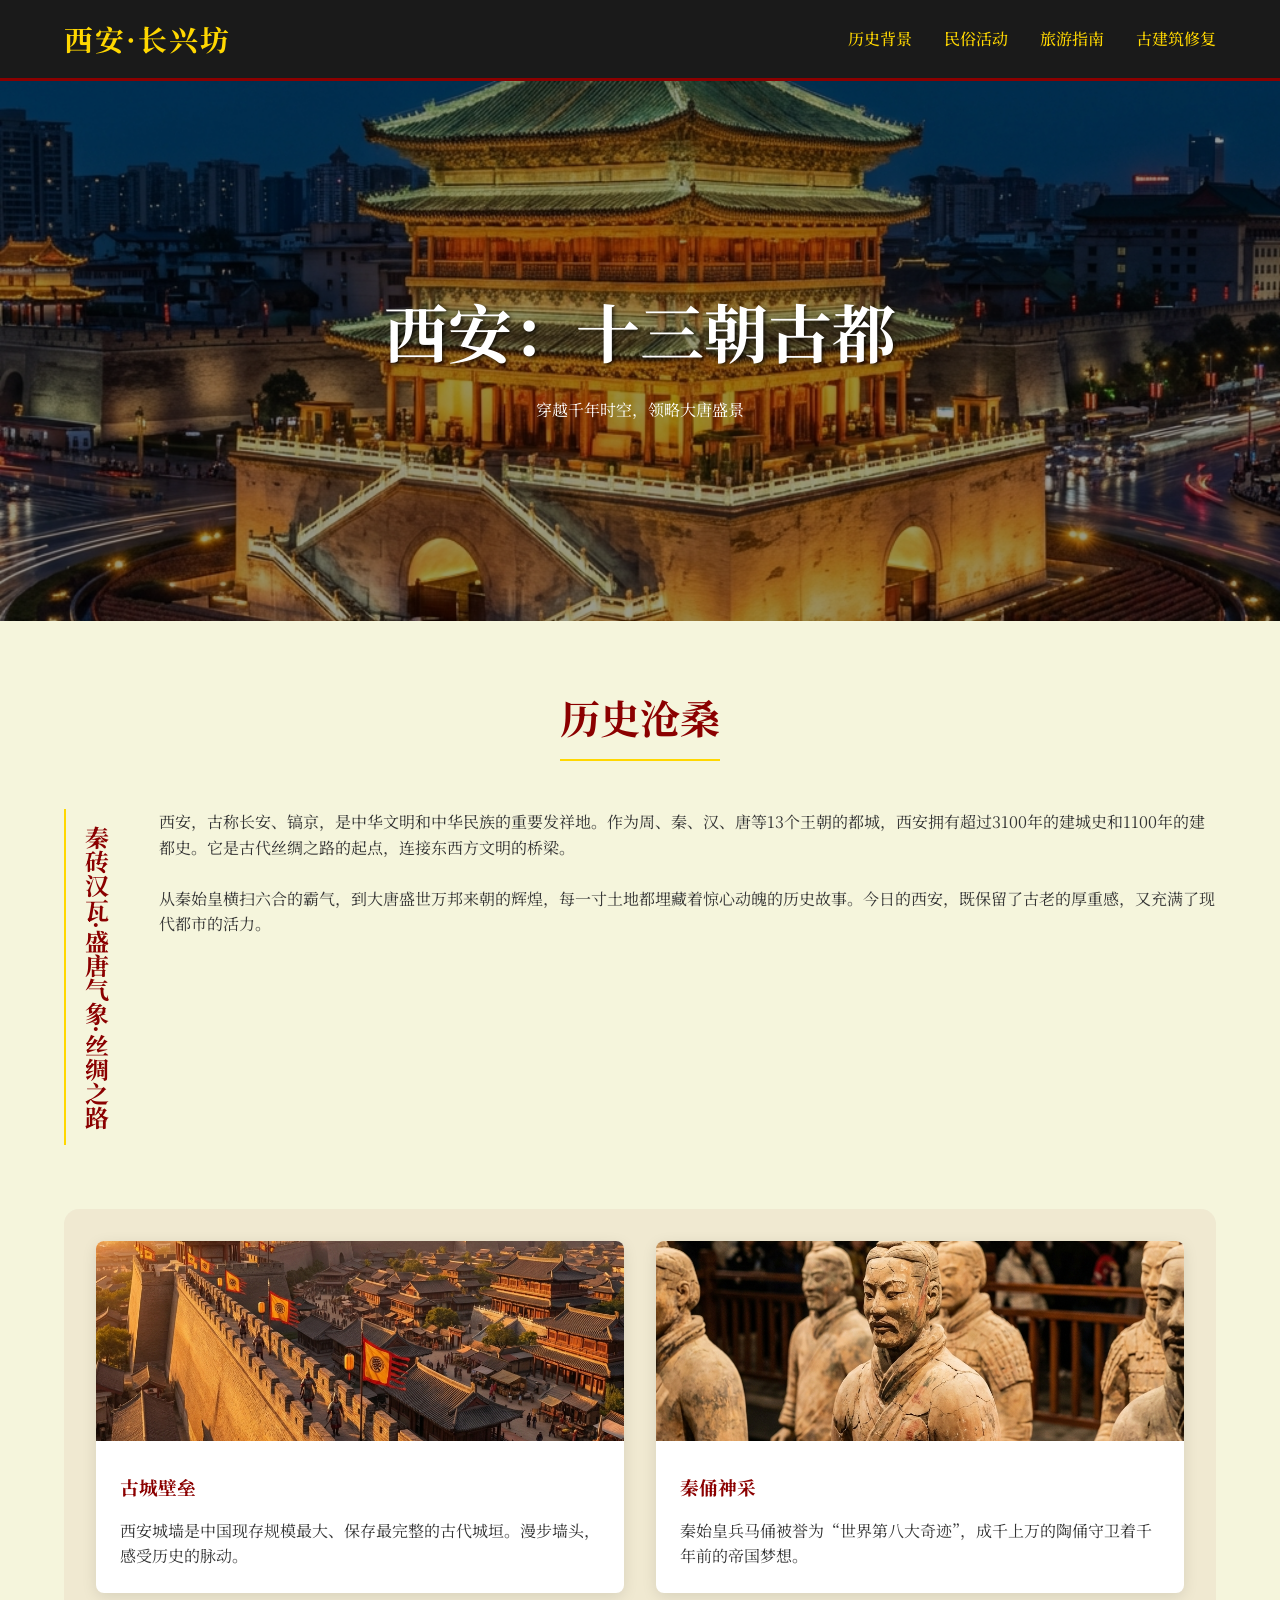
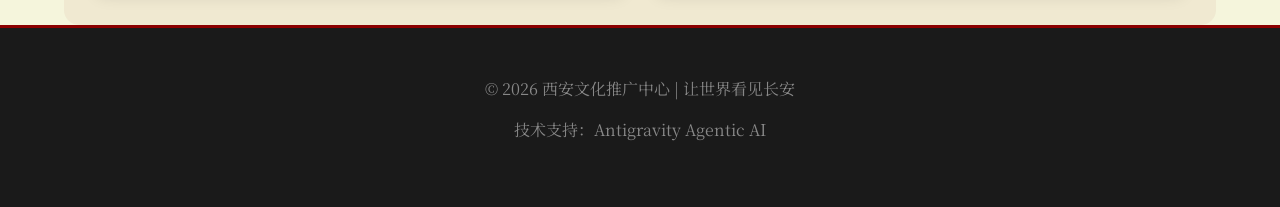
<file: index.html>
<!DOCTYPE html>
<html lang="zh-CN">
<head>
    <meta charset="UTF-8">
    <meta name="viewport" content="width=device-width, initial-scale=1.0">
    <title>千年古都·西安 - 历史背景</title>
    <link rel="stylesheet" href="css/style.css">
    <link href="https://fonts.googleapis.com/css2?family=Noto+Serif+SC:wght@400;700&display=swap" rel="stylesheet">
</head>
<body>
    <header>
        <div class="container">
            <nav>
                <div class="logo">西安·长兴坊</div>
                <ul>
                    <li><a href="index.html">历史背景</a></li>
                    <li><a href="activities.html">民俗活动</a></li>
                    <li><a href="travel.html">旅游指南</a></li>
                    <li><a href="restoration.html">古建筑修复</a></li>
                </ul>
            </nav>
        </div>
    </header>

    <main>
        <section class="hero" style="background-image: url('images/xian_bell_tower_night_1770220237746.png')">
            <div class="hero-content">
                <h1>西安：十三朝古都</h1>
                <p>穿越千年时空，领略大唐盛景</p>
            </div>
        </section>

        <section class="container">
            <div class="section-title">
                <h2>历史沧桑</h2>
            </div>
            <div class="mixed-layout">
                <div class="vertical-text">
                    秦砖汉瓦·盛唐气象·丝绸之路
                </div>
                <div class="horizontal-content">
                    <p>西安，古称长安、镐京，是中华文明和中华民族的重要发祥地。作为周、秦、汉、唐等13个王朝的都城，西安拥有超过3100年的建城史和1100年的建都史。它是古代丝绸之路的起点，连接东西方文明的桥梁。</p>
                    <br>
                    <p>从秦始皇横扫六合的霸气，到大唐盛世万邦来朝的辉煌，每一寸土地都埋藏着惊心动魄的历史故事。今日的西安，既保留了古老的厚重感，又充满了现代都市的活力。</p>
                </div>
            </div>
        </section>

        <section class="container" style="background: rgba(139, 0, 0, 0.05); border-radius: 15px; padding: 2rem;">
            <div class="card-grid">
                <div class="card">
                    <img src="images/xian_city_wall_sunset_1770220254803.png" alt="西安城墙">
                    <div class="card-body">
                        <h3>古城壁垒</h3>
                        <p>西安城墙是中国现存规模最大、保存最完整的古代城垣。漫步墙头，感受历史的脉动。</p>
                    </div>
                </div>
                <div class="card">
                    <img src="images/xian_terracotta_warriors_1770220276159.png" alt="兵马俑">
                    <div class="card-body">
                        <h3>秦俑神采</h3>
                        <p>秦始皇兵马俑被誉为“世界第八大奇迹”，成千上万的陶俑守卫着千年前的帝国梦想。</p>
                    </div>
                </div>
            </div>
        </section>
    </main>

    <footer>
        <div class="container">
            <p>&copy; 2026 西安文化推广中心 | 让世界看见长安</p>
            <p>技术支持：Antigravity Agentic AI</p>
        </div>
    </footer>
    <script src="js/main.js"></script>
</body>
</html>
</file>
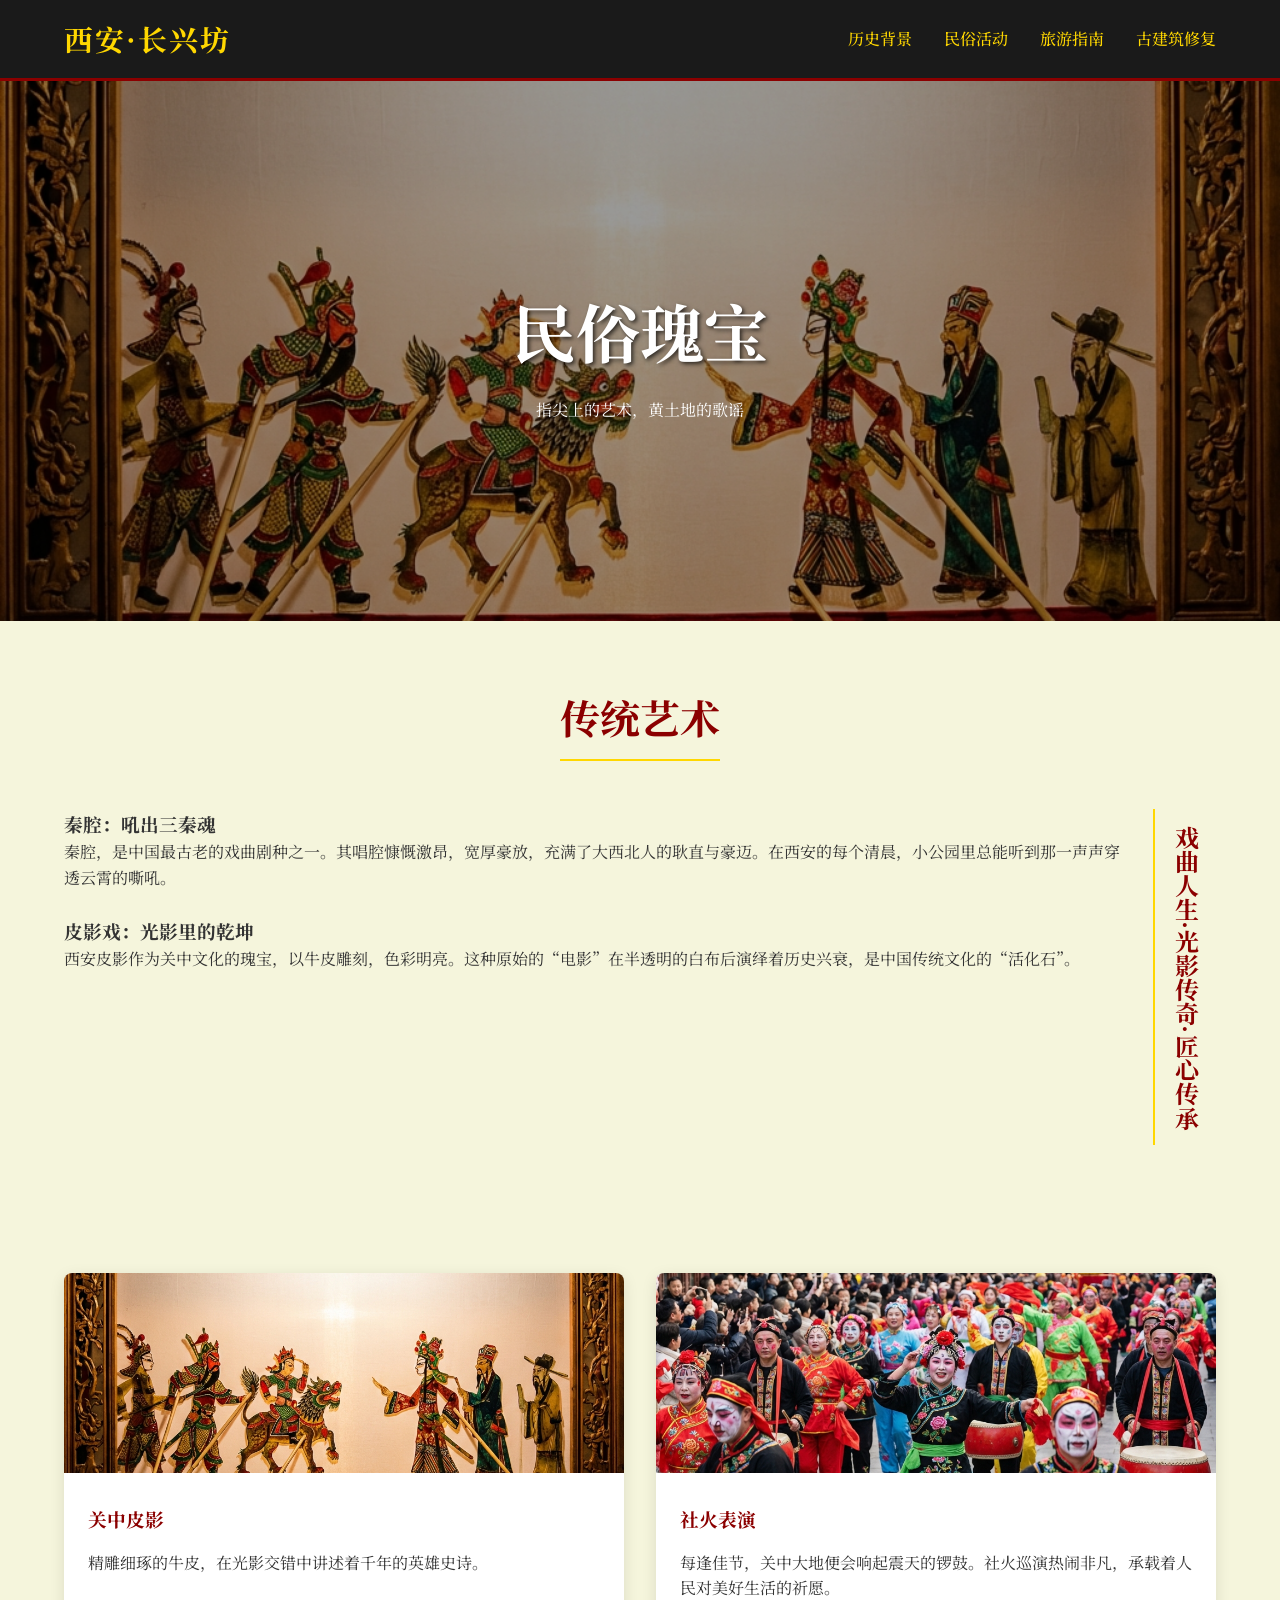
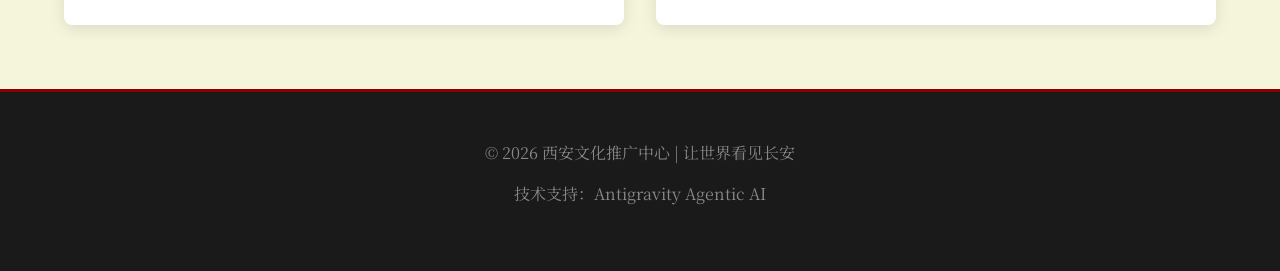
<file: activities.html>
<!DOCTYPE html>
<html lang="zh-CN">
<head>
    <meta charset="UTF-8">
    <meta name="viewport" content="width=device-width, initial-scale=1.0">
    <title>民俗风情 - 西安文化</title>
    <link rel="stylesheet" href="css/style.css">
    <link href="https://fonts.googleapis.com/css2?family=Noto+Serif+SC:wght@400;700&display=swap" rel="stylesheet">
</head>
<body>
    <header>
        <div class="container">
            <nav>
                <div class="logo">西安·长兴坊</div>
                <ul>
                    <li><a href="index.html">历史背景</a></li>
                    <li><a href="activities.html">民俗活动</a></li>
                    <li><a href="travel.html">旅游指南</a></li>
                    <li><a href="restoration.html">古建筑修复</a></li>
                </ul>
            </nav>
        </div>
    </header>

    <main>
        <section class="hero" style="background-image: url('images/xian_shadow_puppetry_1770220301195.png')">
            <div class="hero-content">
                <h1>民俗瑰宝</h1>
                <p>指尖上的艺术，黄土地的歌谣</p>
            </div>
        </section>

        <section class="container">
            <div class="section-title">
                <h2>传统艺术</h2>
            </div>
            <div class="mixed-layout">
                <div class="horizontal-content">
                    <h3>秦腔：吼出三秦魂</h3>
                    <p>秦腔，是中国最古老的戏曲剧种之一。其唱腔慷慨激昂，宽厚豪放，充满了大西北人的耿直与豪迈。在西安的每个清晨，小公园里总能听到那一声声穿透云霄的嘶吼。</p>
                    <br>
                    <h3>皮影戏：光影里的乾坤</h3>
                    <p>西安皮影作为关中文化的瑰宝，以牛皮雕刻，色彩明亮。这种原始的“电影”在半透明的白布后演绎着历史兴衰，是中国传统文化的“活化石”。</p>
                </div>
                <div class="vertical-text">
                    戏曲人生·光影传奇·匠心传承
                </div>
            </div>
        </section>

        <section class="container">
            <div class="card-grid">
                <div class="card">
                    <img src="images/xian_shadow_puppetry_1770220301195.png" alt="皮影戏">
                    <div class="card-body">
                        <h3>关中皮影</h3>
                        <p>精雕细琢的牛皮，在光影交错中讲述着千年的英雄史诗。</p>
                    </div>
                </div>
                <div class="card">
                    <img src="images/xian_shehuo_performance_1770220667476.png" alt="社火表演">
                    <div class="card-body">
                        <h3>社火表演</h3>
                        <p>每逢佳节，关中大地便会响起震天的锣鼓。社火巡演热闹非凡，承载着人民对美好生活的祈愿。</p>
                    </div>
                </div>
            </div>
        </section>
    </main>

    <footer>
        <div class="container">
            <p>&copy; 2026 西安文化推广中心 | 让世界看见长安</p>
            <p>技术支持：Antigravity Agentic AI</p>
        </div>
    </footer>
    <script src="js/main.js"></script>
</body>
</html>
</file>
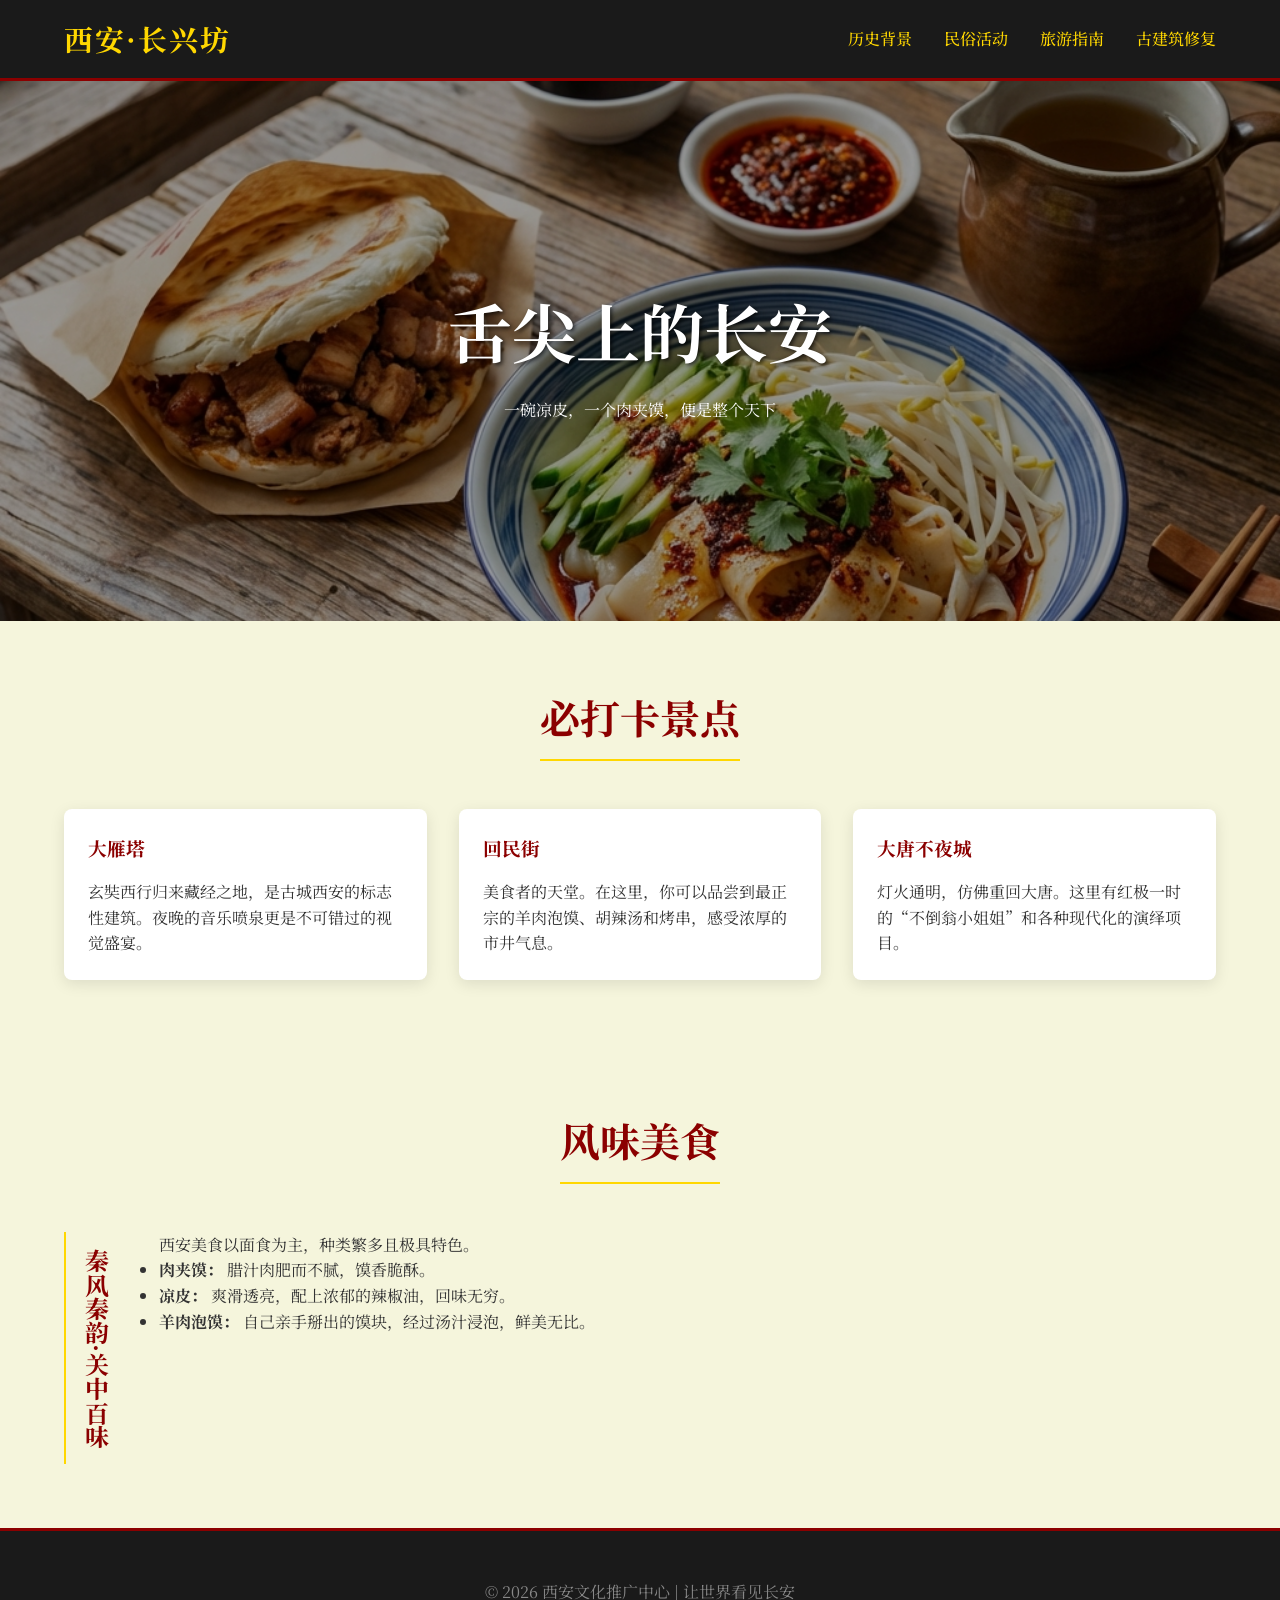
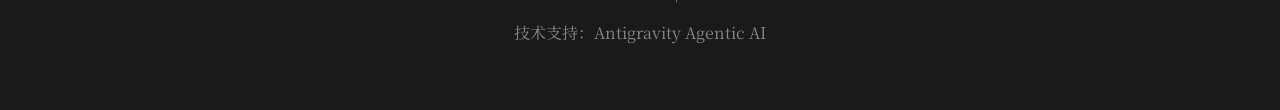
<file: travel.html>
<!DOCTYPE html>
<html lang="zh-CN">
<head>
    <meta charset="UTF-8">
    <meta name="viewport" content="width=device-width, initial-scale=1.0">
    <title>旅游指南 - 西安文化</title>
    <link rel="stylesheet" href="css/style.css">
    <link href="https://fonts.googleapis.com/css2?family=Noto+Serif+SC:wght@400;700&display=swap" rel="stylesheet">
</head>
<body>
    <header>
        <div class="container">
            <nav>
                <div class="logo">西安·长兴坊</div>
                <ul>
                    <li><a href="index.html">历史背景</a></li>
                    <li><a href="activities.html">民俗活动</a></li>
                    <li><a href="travel.html">旅游指南</a></li>
                    <li><a href="restoration.html">古建筑修复</a></li>
                </ul>
            </nav>
        </div>
    </header>

    <main>
        <section class="hero" style="background-image: url('images/xian_traditional_food_1770220321913.png')">
            <div class="hero-content">
                <h1>舌尖上的长安</h1>
                <p>一碗凉皮，一个肉夹馍，便是整个天下</p>
            </div>
        </section>

        <section class="container">
            <div class="section-title">
                <h2>必打卡景点</h2>
            </div>
            <div class="card-grid">
                <div class="card">
                    <div class="card-body">
                        <h3>大雁塔</h3>
                        <p>玄奘西行归来藏经之地，是古城西安的标志性建筑。夜晚的音乐喷泉更是不可错过的视觉盛宴。</p>
                    </div>
                </div>
                <div class="card">
                    <div class="card-body">
                        <h3>回民街</h3>
                        <p>美食者的天堂。在这里，你可以品尝到最正宗的羊肉泡馍、胡辣汤和烤串，感受浓厚的市井气息。</p>
                    </div>
                </div>
                <div class="card">
                    <div class="card-body">
                        <h3>大唐不夜城</h3>
                        <p>灯火通明，仿佛重回大唐。这里有红极一时的“不倒翁小姐姐”和各种现代化的演绎项目。</p>
                    </div>
                </div>
            </div>
        </section>

        <section class="container">
            <div class="section-title">
                <h2>风味美食</h2>
            </div>
            <div class="mixed-layout">
                <div class="vertical-text">
                    秦风秦韵·关中百味
                </div>
                <div class="horizontal-content">
                    <p>西安美食以面食为主，种类繁多且极具特色。</p>
                    <ul>
                        <li><strong>肉夹馍：</strong> 腊汁肉肥而不腻，馍香脆酥。</li>
                        <li><strong>凉皮：</strong> 爽滑透亮，配上浓郁的辣椒油，回味无穷。</li>
                        <li><strong>羊肉泡馍：</strong> 自己亲手掰出的馍块，经过汤汁浸泡，鲜美无比。</li>
                    </ul>
                </div>
            </div>
        </section>
    </main>

    <footer>
        <div class="container">
            <p>&copy; 2026 西安文化推广中心 | 让世界看见长安</p>
            <p>技术支持：Antigravity Agentic AI</p>
        </div>
    </footer>
    <script src="js/main.js"></script>
</body>
</html>
</file>
<file: css/style.css>
/* Global Styles */
:root {
    --primary-red: #8B0000;
    --gold: #FFD700;
    --ink-black: #1A1A1A;
    --paper: #F5F5DC;
    --text-color: #333;
    --font-serif: 'Noto Serif SC', serif;
}

* {
    margin: 0;
    padding: 0;
    box-sizing: border-box;
}

body {
    background-color: var(--paper);
    color: var(--text-color);
    font-family: var(--font-serif);
    line-height: 1.6;
    overflow-x: hidden;
}

/* Layout Utilities */
.container {
    width: 90%;
    max-width: 1200px;
    margin: 0 auto;
}

/* Header & Navigation */
header {
    background-color: var(--ink-black);
    color: var(--gold);
    padding: 1rem 0;
    position: sticky;
    top: 0;
    z-index: 1000;
    border-bottom: 3px solid var(--primary-red);
}

nav {
    display: flex;
    justify-content: space-between;
    align-items: center;
}

.logo {
    font-size: 1.8rem;
    font-weight: bold;
    letter-spacing: 2px;
}

nav ul {
    display: flex;
    list-style: none;
}

nav ul li {
    margin-left: 2rem;
}

nav ul li a {
    color: var(--gold);
    text-decoration: none;
    font-weight: 500;
    transition: color 0.3s ease;
}

nav ul li a:hover {
    color: var(--primary-red);
}

/* Hero Section */
.hero {
    height: 60vh;
    background-size: cover;
    background-position: center;
    display: flex;
    align-items: center;
    justify-content: center;
    color: white;
    text-align: center;
    position: relative;
    animation: fadeIn 1.5s ease;
}

.hero::after {
    content: '';
    position: absolute;
    top: 0;
    left: 0;
    right: 0;
    bottom: 0;
    background: rgba(0,0,0,0.4);
}

.hero-content {
    position: relative;
    z-index: 1;
}

.hero h1 {
    font-size: 4rem;
    margin-bottom: 1rem;
    text-shadow: 2px 2px 4px rgba(0,0,0,0.7);
}

/* Content Sections */
section {
    padding: 4rem 0;
}

.section-title {
    text-align: center;
    margin-bottom: 3rem;
    position: relative;
}

.section-title h2 {
    font-size: 2.5rem;
    color: var(--primary-red);
    display: inline-block;
    padding-bottom: 10px;
    border-bottom: 2px solid var(--gold);
}

/* Mixed Layout: Vertical & Horizontal */
.mixed-layout {
    display: flex;
    gap: 2rem;
    align-items: flex-start;
}

.vertical-text {
    writing-mode: vertical-rl;
    text-orientation: mixed;
    font-size: 1.5rem;
    color: var(--primary-red);
    font-weight: bold;
    padding: 1rem;
    border-left: 2px solid var(--gold);
    line-height: 1.2;
}

.horizontal-content {
    flex: 1;
}

/* Cards */
.card-grid {
    display: grid;
    grid-template-columns: repeat(auto-fit, minmax(300px, 1fr));
    gap: 2rem;
}

.card {
    background: white;
    border-radius: 8px;
    overflow: hidden;
    box-shadow: 0 4px 15px rgba(0,0,0,0.1);
    transition: transform 0.3s ease, box-shadow 0.3s ease;
}

.card:hover {
    transform: translateY(-10px);
    box-shadow: 0 10px 25px rgba(139, 0, 0, 0.2);
}

.card img {
    width: 100%;
    height: 200px;
    object-fit: cover;
}

.card-body {
    padding: 1.5rem;
}

.card-body h3 {
    color: var(--primary-red);
    margin-bottom: 1rem;
}

/* Footer */
footer {
    background-color: var(--ink-black);
    color: #888;
    padding: 3rem 0;
    text-align: center;
    border-top: 3px solid var(--primary-red);
}

footer p {
    margin-bottom: 1rem;
}

/* Animations */
@keyframes fadeIn {
    from { opacity: 0; transform: translateY(20px); }
    to { opacity: 1; transform: translateY(0); }
}

/* Restoration Comparison Styles */
.restoration-list {
    display: flex;
    flex-direction: column;
    gap: 4rem;
}

.restoration-item {
    display: grid;
    grid-template-columns: 1fr 1fr;
    gap: 2.5rem;
    align-items: start;
}

.restoration-item:nth-child(even) .restoration-compare {
    order: 2;
}

.restoration-item:nth-child(even) .restoration-info {
    order: 1;
}

.restoration-compare {
    position: relative;
}

.compare-container {
    position: relative;
    width: 100%;
    aspect-ratio: 4 / 3;
    overflow: hidden;
    border-radius: 12px;
    box-shadow: 0 6px 20px rgba(0, 0, 0, 0.15);
    cursor: ew-resize;
    user-select: none;
    background: #e8e4d8;
}

.compare-container img {
    position: absolute;
    top: 0;
    left: 0;
    width: 100%;
    height: 100%;
    object-fit: cover;
    display: block;
    pointer-events: none;
}

.compare-after {
    z-index: 1;
}

.compare-before-wrapper {
    position: absolute;
    top: 0;
    left: 0;
    width: 50%;
    height: 100%;
    overflow: hidden;
    z-index: 2;
}

.compare-before-wrapper .compare-before {
    width: calc(100% * (100 / 50));
    max-width: none;
    height: 100%;
}

.compare-slider {
    position: absolute;
    top: 0;
    left: 50%;
    width: 4px;
    height: 100%;
    background: var(--gold);
    z-index: 3;
    transform: translateX(-50%);
    box-shadow: 0 0 10px rgba(0, 0, 0, 0.3);
}

.slider-handle {
    position: absolute;
    top: 50%;
    left: 50%;
    transform: translate(-50%, -50%);
    width: 48px;
    height: 48px;
    background: var(--gold);
    border-radius: 50%;
    display: flex;
    align-items: center;
    justify-content: center;
    box-shadow: 0 2px 10px rgba(0, 0, 0, 0.3);
    border: 3px solid white;
}

.slider-icon {
    font-size: 14px;
    color: var(--primary-red);
    font-weight: bold;
    letter-spacing: -2px;
}

.compare-label {
    position: absolute;
    bottom: 15px;
    padding: 6px 14px;
    background: rgba(0, 0, 0, 0.6);
    color: white;
    font-size: 0.9rem;
    border-radius: 4px;
    z-index: 4;
    backdrop-filter: blur(4px);
}

.before-label {
    left: 15px;
}

.after-label {
    right: 15px;
}

.compare-loading {
    position: absolute;
    top: 0;
    left: 0;
    width: 100%;
    height: 100%;
    background: linear-gradient(135deg, #f5f0e6 0%, #e8e0d0 100%);
    z-index: 5;
    display: flex;
    align-items: center;
    justify-content: center;
    transition: opacity 0.5s ease;
}

.compare-container.loaded .compare-loading {
    opacity: 0;
    pointer-events: none;
}

.loading-text {
    text-align: center;
    padding: 2rem;
    color: var(--text-color);
}

.loading-text h3 {
    color: var(--primary-red);
    margin-bottom: 1rem;
    font-size: 1.3rem;
}

.loading-text p {
    margin: 0.5rem 0;
    font-size: 0.95rem;
    color: #555;
}

.restoration-info h3 {
    color: var(--primary-red);
    font-size: 1.6rem;
    margin-bottom: 1.2rem;
    padding-bottom: 0.6rem;
    border-bottom: 2px solid var(--gold);
}

.info-row {
    display: flex;
    gap: 1rem;
    margin-bottom: 0.8rem;
    font-size: 0.95rem;
}

.info-label {
    color: #888;
    min-width: 80px;
    font-weight: 500;
}

.info-value {
    color: var(--text-color);
    flex: 1;
}

.open-status {
    color: #2e7d32;
    font-weight: bold;
}

.closed-status {
    color: #c62828;
    font-weight: bold;
}

.warning-box {
    display: flex;
    align-items: flex-start;
    gap: 0.8rem;
    background: #fff3e0;
    border: 1px solid #ffb74d;
    border-radius: 8px;
    padding: 1rem;
    margin: 1.2rem 0;
    font-size: 0.9rem;
    color: #e65100;
}

.warning-icon {
    font-size: 1.3rem;
    flex-shrink: 0;
}

.info-desc {
    margin-top: 1rem;
    line-height: 1.8;
    color: #555;
    font-size: 0.95rem;
    text-align: justify;
}

/* Responsive */
@media (max-width: 768px) {
    .mixed-layout {
        flex-direction: column;
    }
    .vertical-text {
        writing-mode: horizontal-tb;
        border-left: none;
        border-bottom: 2px solid var(--gold);
    }
    .hero h1 {
        font-size: 2.5rem;
    }

    .restoration-item {
        grid-template-columns: 1fr;
        gap: 1.5rem;
    }

    .restoration-item:nth-child(even) .restoration-compare {
        order: 0;
    }

    .restoration-item:nth-child(even) .restoration-info {
        order: 0;
    }

    .slider-handle {
        width: 40px;
        height: 40px;
    }

    .compare-label {
        font-size: 0.8rem;
        padding: 4px 10px;
    }
}
</file>
